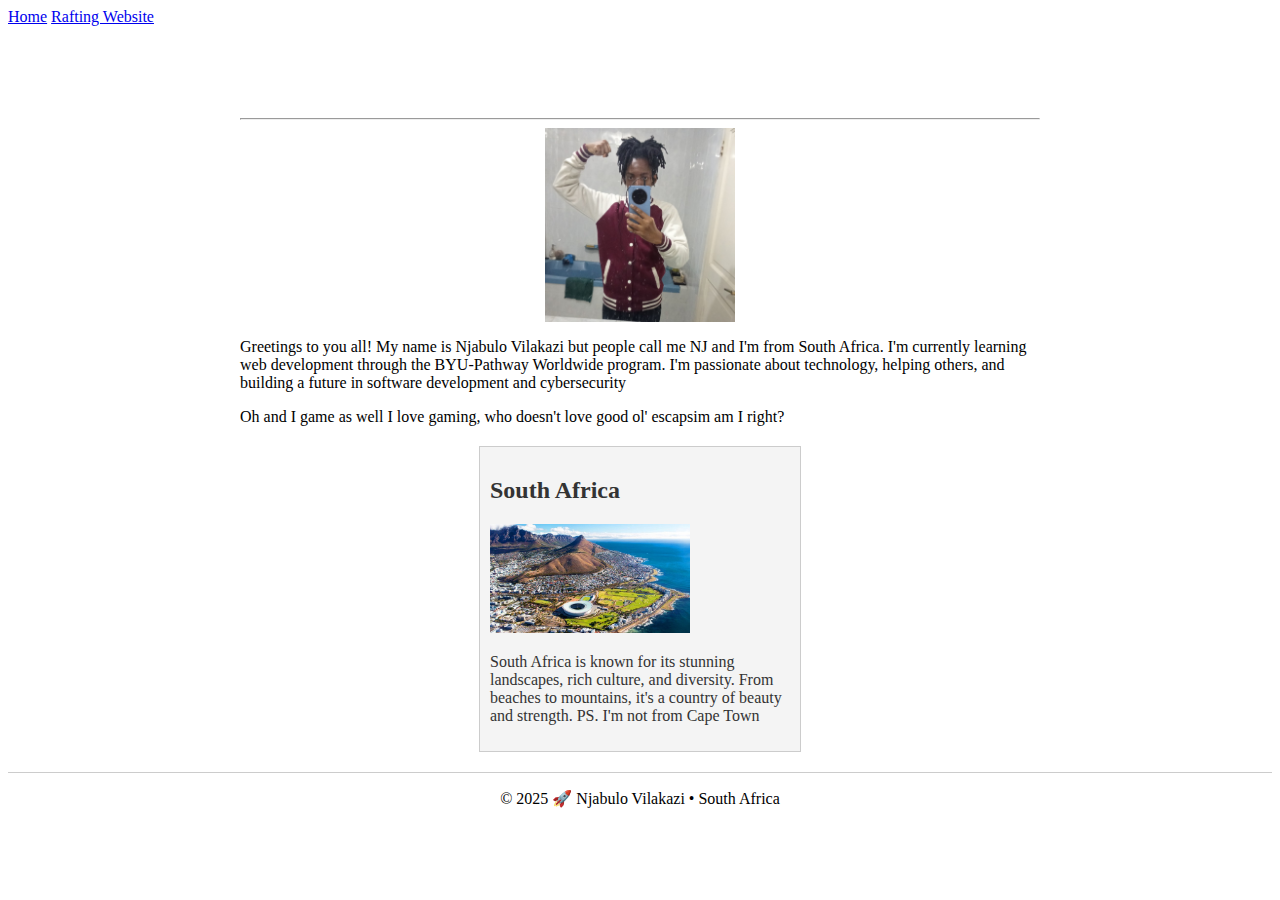
<file: index.html>
<!DOCTYPE html>
<html lang="en-us">
    <head>
    <meta charset="utf-8">
    <meta name="viewport" content="width=device-width, initial-scale=1.0">
    <meta name="description" content="Njabulo Vilakazi's WDD 130 home page. Learn about me, my web development journey, and projects.">
    <meta name="author" content="Njabulo Vilakazi">
    <title>Njabulo Vilakazi | WDD 130</title>
    <link rel="stylesheet" href="styles.css">
    </head>
    <body>

         <header>
      <nav>
        <a href="#">Home</a>
        <a href="wwr/">Rafting Website</a>
      </nav>
    </header>
    <main>
      <marquee behavior="scroll" direction="left" scrollamount="6">
      <h1>Njabulo Vilakazi | WDD 130</h1>
      </marquee>
      <hr>
      <img src="images/profile.jpg" alt="HEY THAT'S MEEEE" width="200">
      <p>Greetings to you all! My name is Njabulo Vilakazi but people call me NJ and I'm from South Africa.
      I'm currently learning web development through the BYU-Pathway Worldwide program.
      I'm passionate about technology, helping others, and building a future in software development and cybersecurity
      <p>Oh and I game as well I love gaming, who doesn't love good ol' escapsim am I right?</p>
    </main>
    <aside>
    <h2>South Africa</h2>
    <img src="images/Cape-Town.jpg" alt="A landscape representing Cape Town, South Africa">
    <p>South Africa is known for its stunning landscapes, rich culture, and diversity. From beaches to mountains, it's a country of beauty and strength. PS. I'm not from Cape Town</p>
   </aside>
    <footer>
      <p>&copy; 2025 🚀 Njabulo Vilakazi • South Africa</p>
    </footer>
    </body>
</html>
</file>
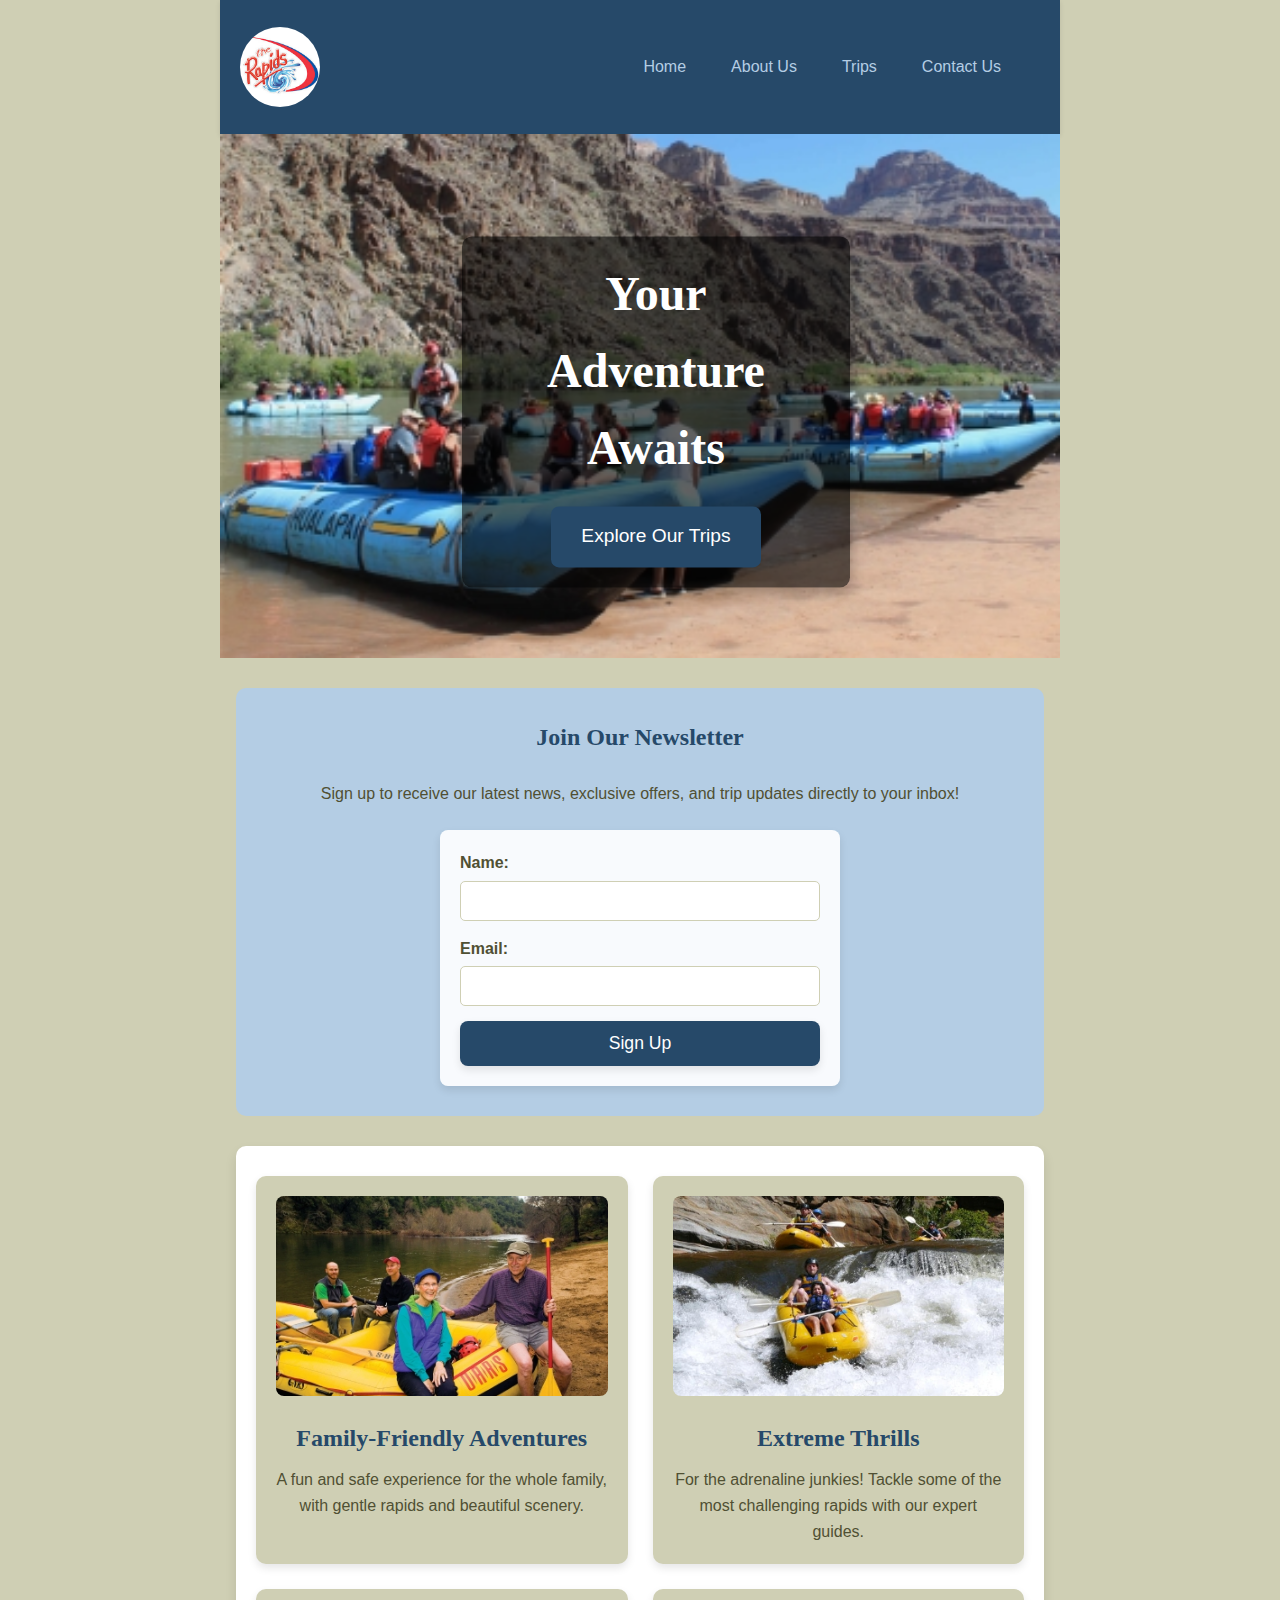
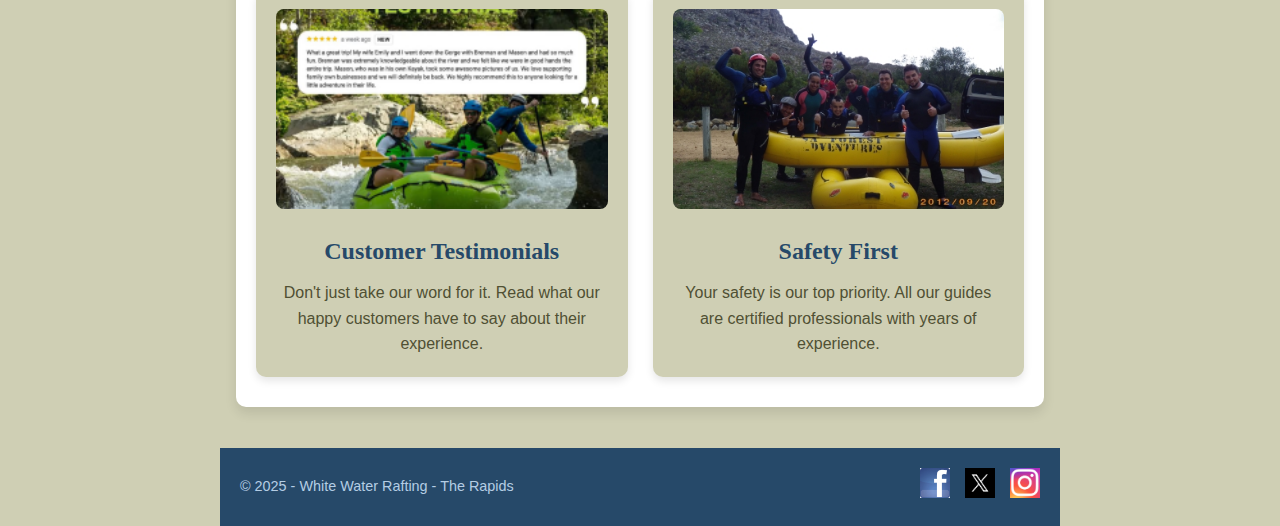
<file: wwr/index.html>
<!DOCTYPE html>
<html lang="en-us">

<head>
    <meta charset="UTF-8">
    <meta name="viewport" content="width=device-width, initial-scale=1.0">
    
    <meta name="description" content="White Water Rafting company homepage. Book your adventure, sign up for our newsletter, and explore our trips.">
    <title>White Water Rafting - Home</title>
   
    <link rel="stylesheet" href="styles/rafting.css">
</head>

<body>
    <header>
      
        <img src="images/the-rapids-logo.jpg" alt="White Water Rafting Logo">
        <nav>
            <a href="index.html">Home</a>
            <a href="about.html">About Us</a>
            <a href="trips.html">Trips</a>
            <a href="contact.html">Contact Us</a>
        </nav>
    </header>

    <main>
        
        <div id="hero">
            <div id="hero-box">
                <!-- This image will serve as the background for the hero section -->
                <img id="hero-img" src="images/hero-9.jpg" alt="People enjoying white water rafting">
            </div>
            <section id="hero-msg">
                <h1 class="home-title">Your Adventure Awaits</h1>
                <div class="button-box">
                    <!-- Call to action button linking to the trips page -->
                    <a class="book" href="trips.html">Explore Our Trips</a>
                </div>
            </section>
        </div>

        <!-- Newsletter Section -->
        <section class="newsletter-section">
            <h2>Join Our Newsletter</h2>
            <p>Sign up to receive our latest news, exclusive offers, and trip updates directly to your inbox!</p>
            <form action="#" method="post" class="newsletter-form">
                <div class="form-group">
                    <label for="name">Name:</label>
                    <input type="text" id="name" name="name" required>
                </div>
                <div class="form-group">
                    <label for="email">Email:</label>
                    <input type="email" id="email" name="email" required>
                </div>
                <button type="submit">Sign Up</button>
            </form>
        </section>

        
        <section class="home-grid">
            <div class="grid-item">
                <img src="images/happy-old-people.jpg" alt="Rafting Trip 1">
                <h3>Family-Friendly Adventures</h3>
                <p>A fun and safe experience for the whole family, with gentle rapids and beautiful scenery.</p>
            </div>
            <div class="grid-item">
                <img src="images/thrilled-rides.jpg" alt="Rafting Trip 2">
                <h3>Extreme Thrills</h3>
                <p>For the adrenaline junkies! Tackle some of the most challenging rapids with our expert guides.</p>
            </div>
            <div class="grid-item">
                <img src="images/testimonial.png" alt="Happy Customer">
                <h3>Customer Testimonials</h3>
                <p>Don't just take our word for it. Read what our happy customers have to say about their experience.</p>
            </div>
            <div class="grid-item">
                <img src="images/safety_crew.jpg" alt="Safety Briefing">
                <h3>Safety First</h3>
                <p>Your safety is our top priority. All our guides are certified professionals with years of experience.</p>
            </div>
        </section>

    </main>

    <footer>
        <p>© 2025 - White Water Rafting - The Rapids</p>
        <div class="socialmedia">
            <a href="https://facebook.com">
                <img src="images/facebook-icon.jpg" alt="Facebook icon">
            </a>
            <a href="https://twitter.com">
                <img src="images/x-aka-twitter-icon.jpg" alt="X icon">
            </a>
            <a href="https://instagram.com">
                <img src="images/instagram_icon.jpg" alt="Instagram icon">
            </a>
        </div>
    </footer>
</body>

</html>
</file>
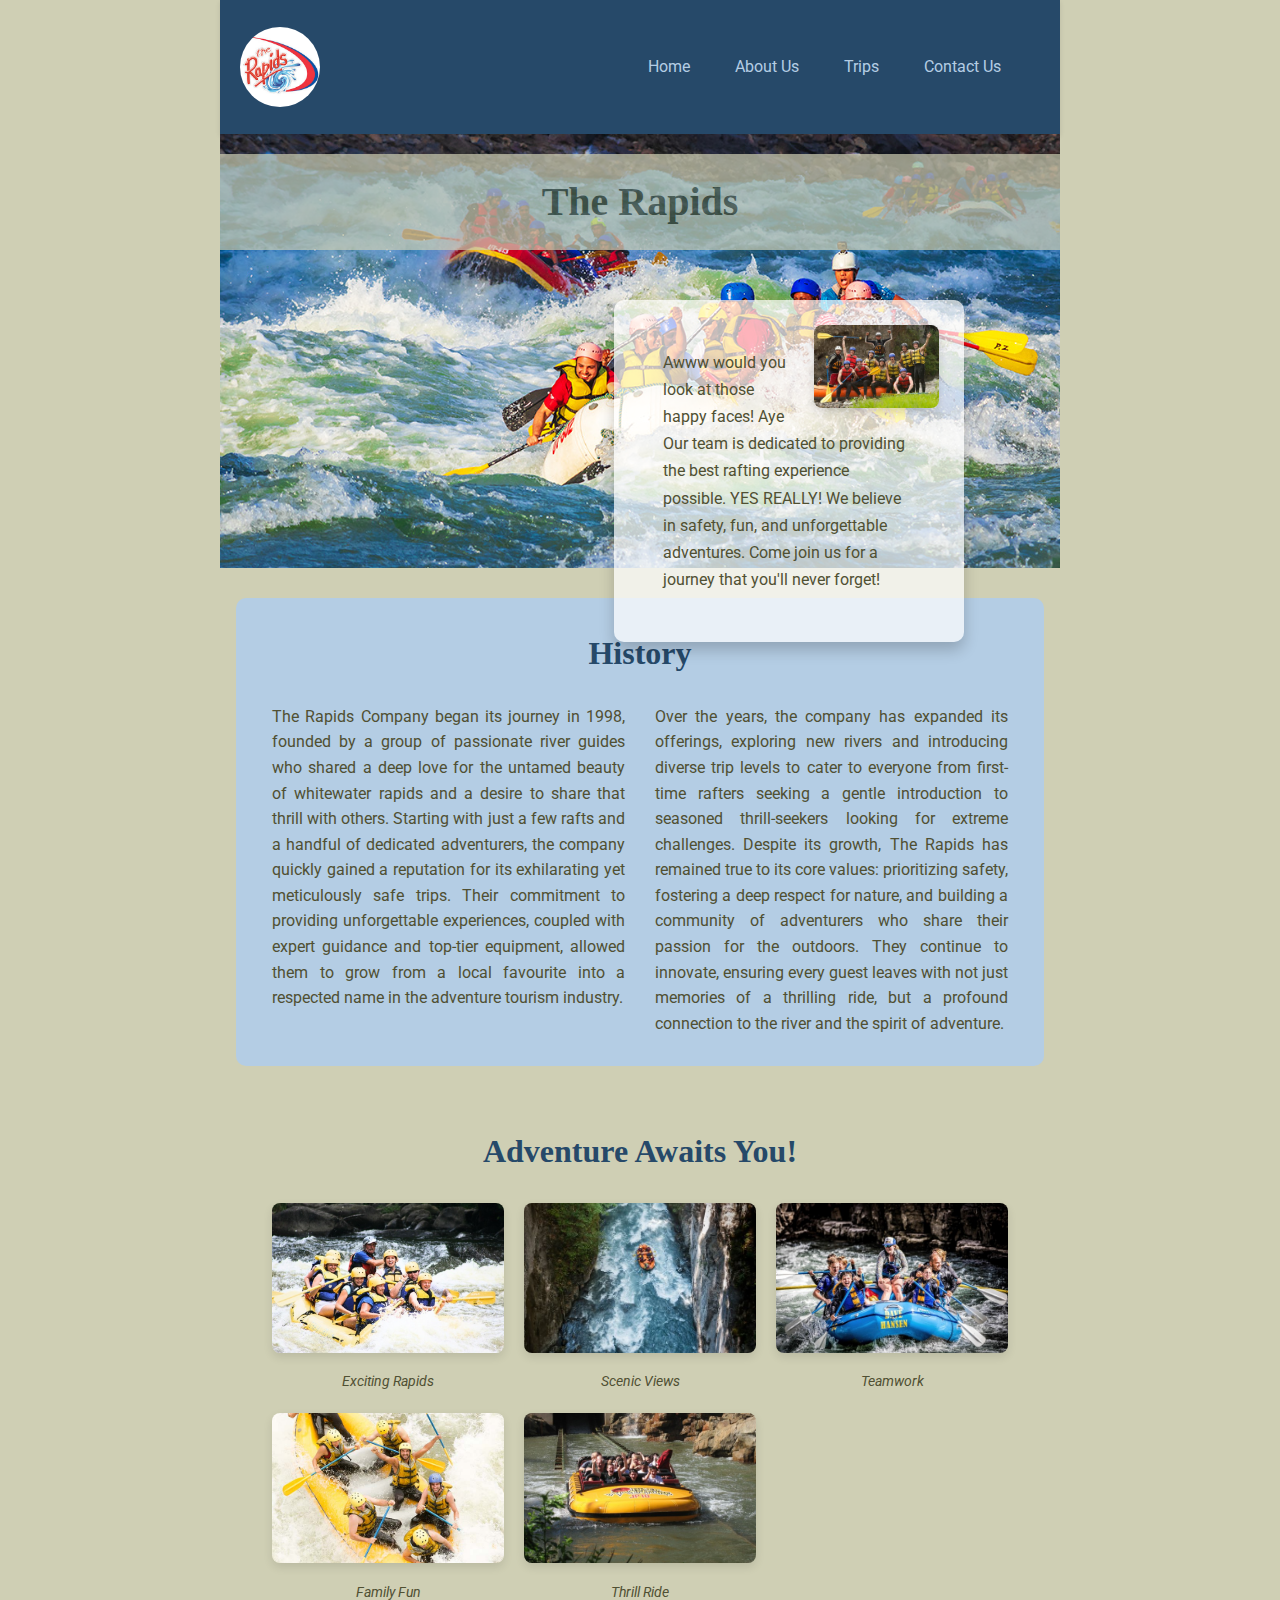
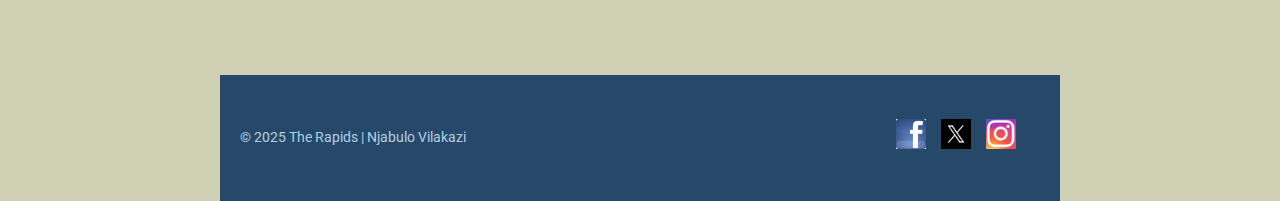
<file: wwr/about.html>
<!DOCTYPE html>
<html lang="en-us">
<head>
    <meta charset="utf-8">
    <meta name="viewport" content="width=device-width, initial-scale=1.0">
    <meta name="description" content="Learn about White Water Rafting Company's history, mission, and exciting adventures.">
    <meta name="author" content="Njabulo Vilakazi">
    <title>About Us | The Rapids</title>

    <!-- Google Fonts Links - Using Georgia for headings and Roboto for body text as per site plan -->
    <link rel="preconnect" href="https://fonts.googleapis.com">
    <link rel="preconnect" href="https://fonts.gstatic.com" crossorigin>
    <link href="https://fonts.googleapis.com/css2?family=Georgia&family=Roboto:wght@400;700&display=swap" rel="stylesheet">

    <!-- Linking the rafting.css stylesheet -->
    <link rel="stylesheet" href="styles/rafting.css">
</head>
<body>
    <header>
        <!-- Company Logo -->
        <img src="images/the-rapids-logo.jpg" alt="Rafting Company Logo">
        
        <nav>
            <a href="index.html">Home</a>
            <a href="about.html">About Us</a>
            <a href="trips.html">Trips</a>
            <a href="contact.html">Contact Us</a>
        </nav>
    </header>

    <main>  
        
        <div class="hero">
            <!-- Hero background image -->
            <img src="images/hero.jpg" alt="People rafting on a river">
            
            <!-- Main Title overlaid on the hero image -->
            <h1>The Rapids</h1>
            
            <!-- Article overlaid on the hero image, containing a smaller image and text -->
            <article>
                <!-- Smaller image within the article -->
                <img src="images/happy-people.jpg" alt="Bunch of smiling people">
                <p>
                    Awww would you look at those happy faces! Aye Our team is dedicated to providing the best rafting experience possible. YES REALLY!
                    We believe in safety, fun, and unforgettable adventures. Come join us for a journey that you'll never forget!
                </p>
            </article>
        </div>

        <!-- History Section - Explains company history -->
        <section class="history-section">
            <h2>History</h2>
            
            <div class="history-content">
                <p>
                    The Rapids Company began its journey in 1998, founded by a group of passionate river guides who shared a deep love for the untamed beauty of whitewater rapids and a desire to share that thrill with others. 
                    Starting with just a few rafts and a handful of dedicated adventurers, the company quickly gained a reputation for its exhilarating yet meticulously safe trips.
                     Their commitment to providing unforgettable experiences, coupled with expert guidance and top-tier equipment, allowed them to grow from a local favourite into a respected name in the adventure tourism industry.
                </p>
                <p>
                   Over the years, the company has expanded its offerings, exploring new rivers and introducing diverse trip levels to cater to everyone from first-time rafters seeking a gentle introduction to seasoned thrill-seekers looking for extreme challenges. 
                   Despite its growth, The Rapids has remained true to its core values: prioritizing safety, fostering a deep respect for nature, and building a community of adventurers who share their passion for the outdoors. 
                   They continue to innovate, ensuring every guest leaves with not just memories of a thrilling ride, but a profound connection to the river and the spirit of adventure.
                </p>
            </div>
        </section>

        <!-- Adventure Awaits You Section - Showcases the awesome rafting images -->
        <section class="adventure-section">
            <h2>Adventure Awaits You!</h2>
            <div class="adventure-images">
                <!-- Five rafting images with captions -->
                <figure>
                    
                    <img src="images/exciting_rapids.jpg" alt="Rafting adventure 1">
                    <figcaption>Exciting Rapids</figcaption>
                </figure>
                <figure>
                    
                    <img src="images/rafting-view.jpg" alt="Rafting adventure 2">
                    <figcaption>Scenic Views</figcaption>
                </figure>
                <figure>
                   
                    <img src="images/teamwork.jpg" alt="Rafting adventure 3">
                    <figcaption>Teamwork</figcaption>
                </figure>
                <figure>
                    
                    <img src="images/family.jpg" alt="Rafting adventure 4">
                    <figcaption>Family Fun</figcaption>
                </figure>
                <figure>
                    
                    <img src="images/trill_rides.jpg" alt="Rafting adventure 5">
                    <figcaption>Thrill Ride</figcaption>
                </figure>
            </div>
        </section>
    </main>

    <footer>
       
        <p>&copy; 2025 The Rapids | Njabulo Vilakazi</p>
        
        <!-- Social Media Navigation -->
        <nav class="socialmedia">
           
            <a href="https://facebook.com" target="_blank">
                <img src="images/facebook-icon.jpg" alt="Facebook icon">
            </a>
            <a href="https://X.com" target="_blank">
              <!-- FYI X is a stupid name Elon Musk, get some help. -->
                <img src="images/x-icon.jpg" alt="X icon">
            </a>
            <a href="https://instagram.com" target="_blank">
                <img src="images/instagram_icon.jpg" alt="Instagram icon">
            </a>
        </nav>
    </footer>
</body>
</html>
</file>
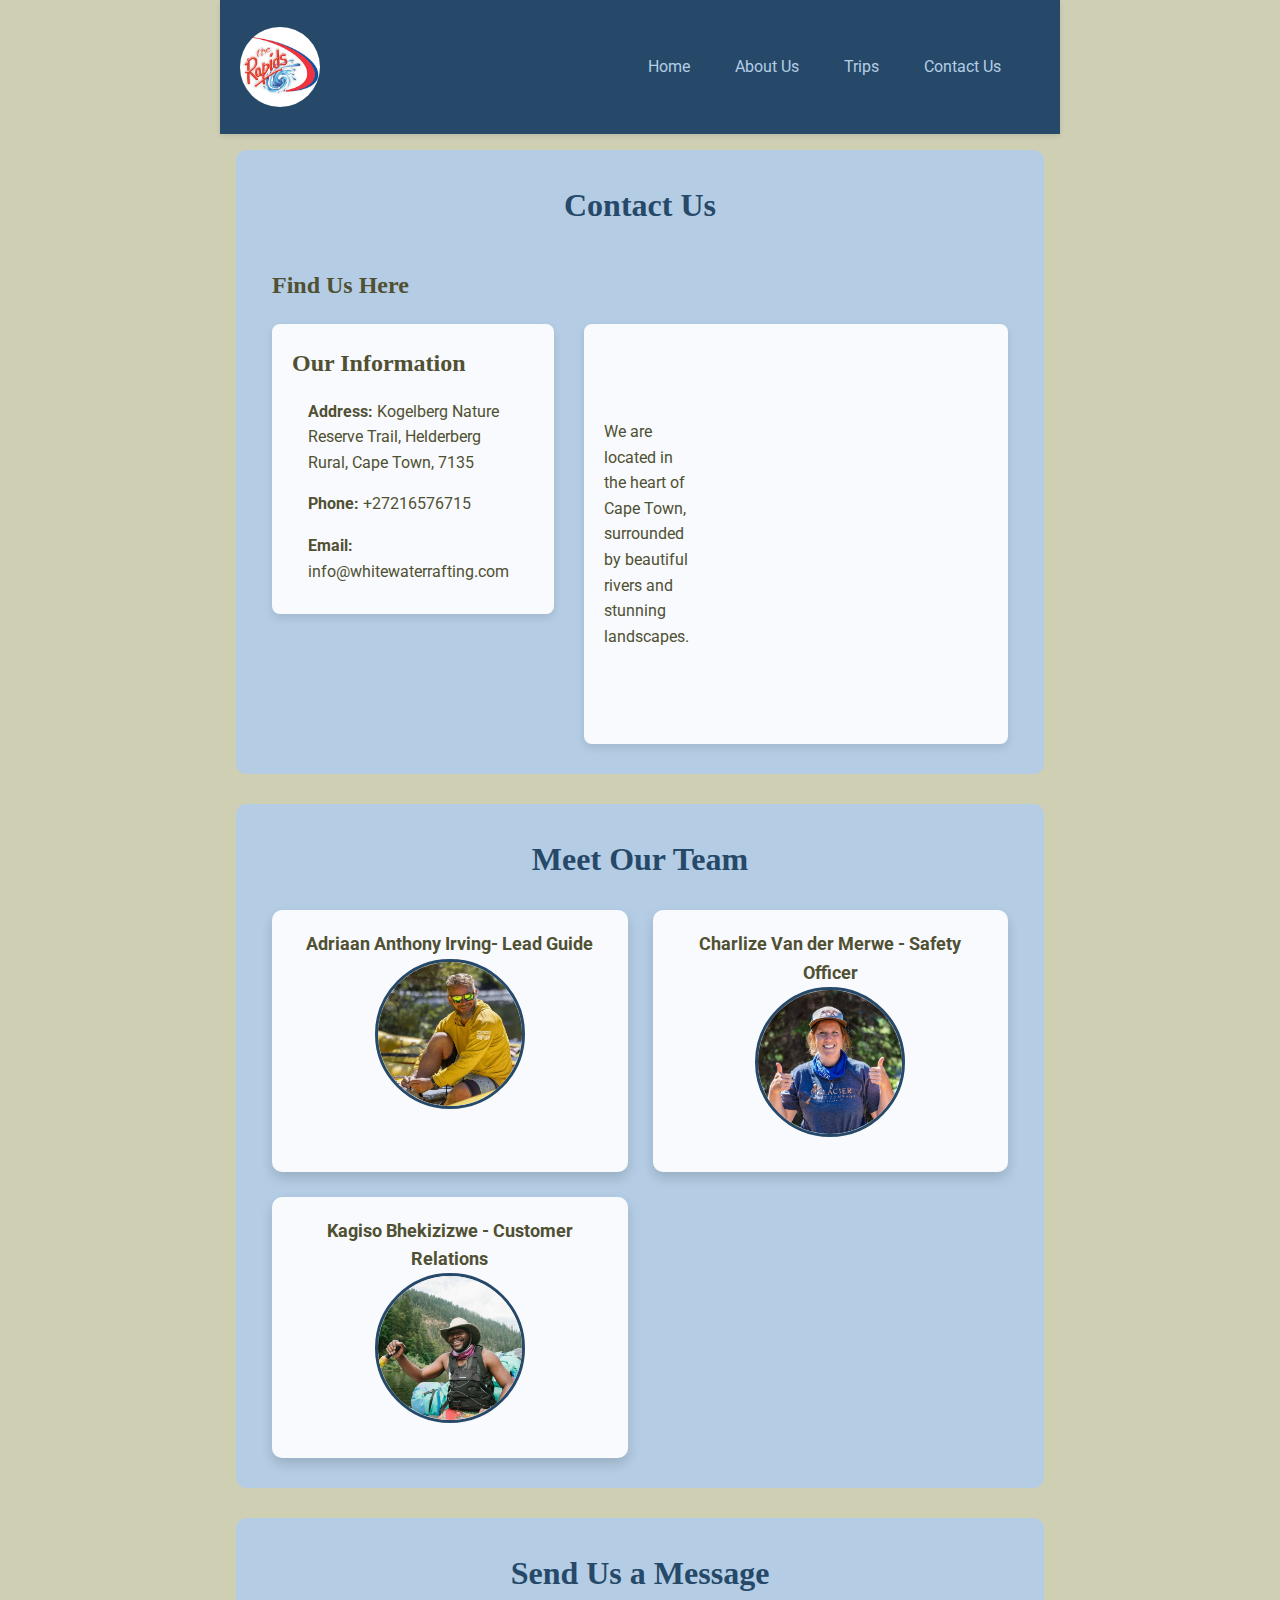
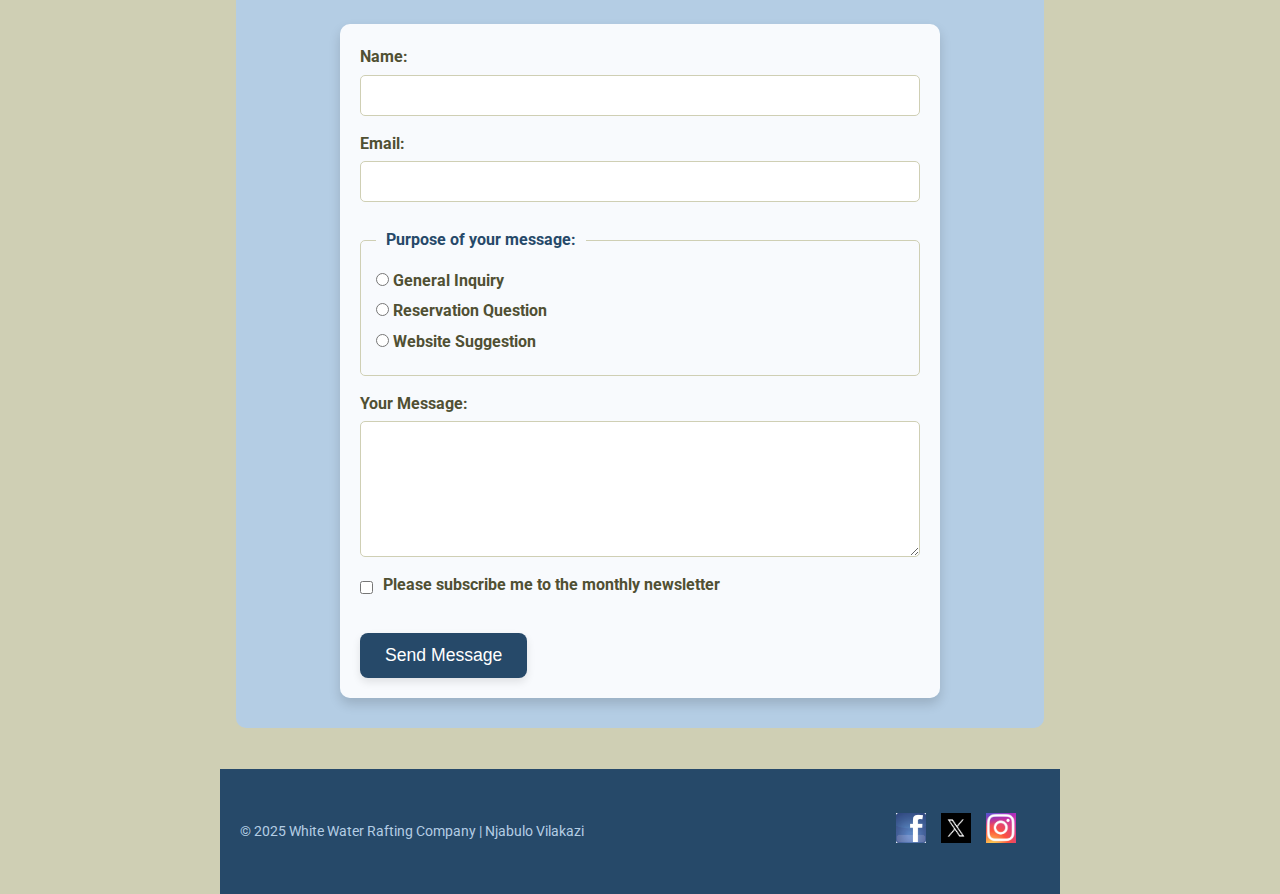
<file: wwr/contact.html>
<!DOCTYPE html>
<html lang="en-us">
<head>
    <meta charset="utf-8">
    <meta name="viewport" content="width=device-width, initial-scale=1.0">
    <meta name="description" content="Learn about White Water Rafting Company's history, mission, and exciting adventures.">
    <meta name="author" content="Njabulo Vilakazi">
    <title>Contact Us | White Water Rafting Company</title>

    <!-- Google Fonts Links - Using Georgia for headings and Roboto for body text as per site plan -->
    <link rel="preconnect" href="https://fonts.googleapis.com">
    <link rel="preconnect" href="https://fonts.gstatic.com" crossorigin>
    <link href="https://fonts.googleapis.com/css2?family=Georgia&family=Roboto:wght@400;700&display=swap" rel="stylesheet">

    <!-- Linking the rafting.css stylesheet -->
    <link rel="stylesheet" href="styles/rafting.css">
</head>
<body>
    <header>
        <!-- Company Logo -->
        <img src="images/the-rapids-logo.jpg" alt="White Water Rafting Company Logo">
        
        <nav>
            <a href="index.html">Home</a>
            <a href="about.html">About Us</a>
            <a href="trips.html">Trips</a>
            <a href="contact.html">Contact Us</a>
        </nav>
    </header>

    <main>  
        <!-- Contact Information and Map Section -->
        <section class="contact-info-map">
            <h1>Contact Us</h1>
            <h2 class="find-us">Find Us Here</h2>
            <div class="contact-grid">
                <div class="company-info">
                    <h2>Our Information</h2>
                    <p><strong>Address:</strong> Kogelberg Nature Reserve Trail, Helderberg Rural, Cape Town, 7135</p>
                    <p><strong>Phone:</strong> +27216576715</p>
                    <p><strong>Email:</strong> info@whitewaterrafting.com</p>
                </div>
                <div class="map-container">
                    <p>We are located in the heart of Cape Town, surrounded by beautiful rivers and stunning landscapes.</p>
                 <iframe src="https://www.google.com/maps/embed?pb=!1m18!1m12!1m3!1d3300.235982881581!2d18.836081000000004!3d-34.1914465!2m3!1f0!2f0!3f0!3m2!1i1024!2i768!4f13.1!3m3!1m2!1s0x1dcdcc94689186dd%3A0x5087f3a1d250f289!2sSteenbras%20River%20Gorge!5e0!3m2!1sen!2sza!4v1753962605638!5m2!1sen!2sza" 
                 width="600" height="450" allowfullscreen="" loading="lazy" referrerpolicy="no-referrer-when-downgrade">
                </iframe>
                </div>
            </div>
        </section>

        <!-- The "Happy" Employee Profiles Section -->
        <section class="employee-profiles">
            <h2>Meet Our Team</h2>
            <div class="employee-grid">
                <figure>
                     <figcaption>Adriaan Anthony Irving- Lead Guide</figcaption>
                    <img src="images/adriaan.jpg" alt="Employee Adriaan Anthony Irving">
                </figure>
                <figure>
                    <figcaption>Charlize Van der Merwe - Safety Officer</figcaption>
                    <img src="images/charlize.jpg" alt="Employee Charlize Van der Merwe">
                </figure>
                <figure>
                    <figcaption>Kagiso Bhekizizwe - Customer Relations</figcaption>
                    <img src="images/kagiso.jpg" alt="Employee Kagiso Bhekizizwe">
                </figure>
            </div>
        </section>

        <!-- Contact Form Section -->
        <section class="contact-form-section">
            <h2>Send Us a Message</h2>
            <form class="contact-form" action="submit_form.php" method="post">
                <div class="form-group">
                    <label for="user_name">Name:</label>
                    <input type="text" id="user_name" name="user_name" required>
                </div>
                <div class="form-group">
                    <label for="user_email">Email:</label>
                    <input type="email" id="user_email" name="user_email" required>
                </div>
                <fieldset class="form-group">
                    <legend>Purpose of your message:</legend>
                    <label><input type="radio" id="general_inquiry" name="message_purpose" value="general_inquiry" required> General Inquiry</label>
                    <label><input type="radio" id="reservation_question" name="message_purpose" value="reservation_question"> Reservation Question</label>
                    <label><input type="radio" id="website_suggestion" name="message_purpose" value="website_suggestion"> Website Suggestion</label>
                </fieldset>
                <div class="form-group">
                    <label for="message">Your Message:</label>
                    <textarea id="message" name="message" rows="6" required></textarea>
                </div>
                <div class="form-group checkbox-group">
                    <input type="checkbox" id="newsletter_subscribe" name="newsletter_subscribe">
                    <label for="newsletter_subscribe">Please subscribe me to the monthly newsletter</label>
                </div>
                <button type="submit">Send Message</button>
            </form>
        </section>
    </main>

    <footer>
       
        <p>&copy; 2025 White Water Rafting Company | Njabulo Vilakazi</p>
        
        <!-- Social Media Navigation -->
        <nav class="socialmedia">
           
            <a href="https://facebook.com" target="_blank">
                <img src="images/facebook-icon.jpg" alt="Facebook icon">
            </a>
            <a href="https://X.com" target="_blank">
              <!-- FYI X is a stupid name Elon Musk, get some help. -->
                <img src="images/x-aka-twitter-icon.jpg" alt="X formely known as Twitter icon">
            </a>
            <a href="https://instagram.com" target="_blank">
                <img src="images/instagram_icon.jpg" alt="Instagram icon">
            </a>
        </nav>
    </footer>
</body>
</html>
</file>
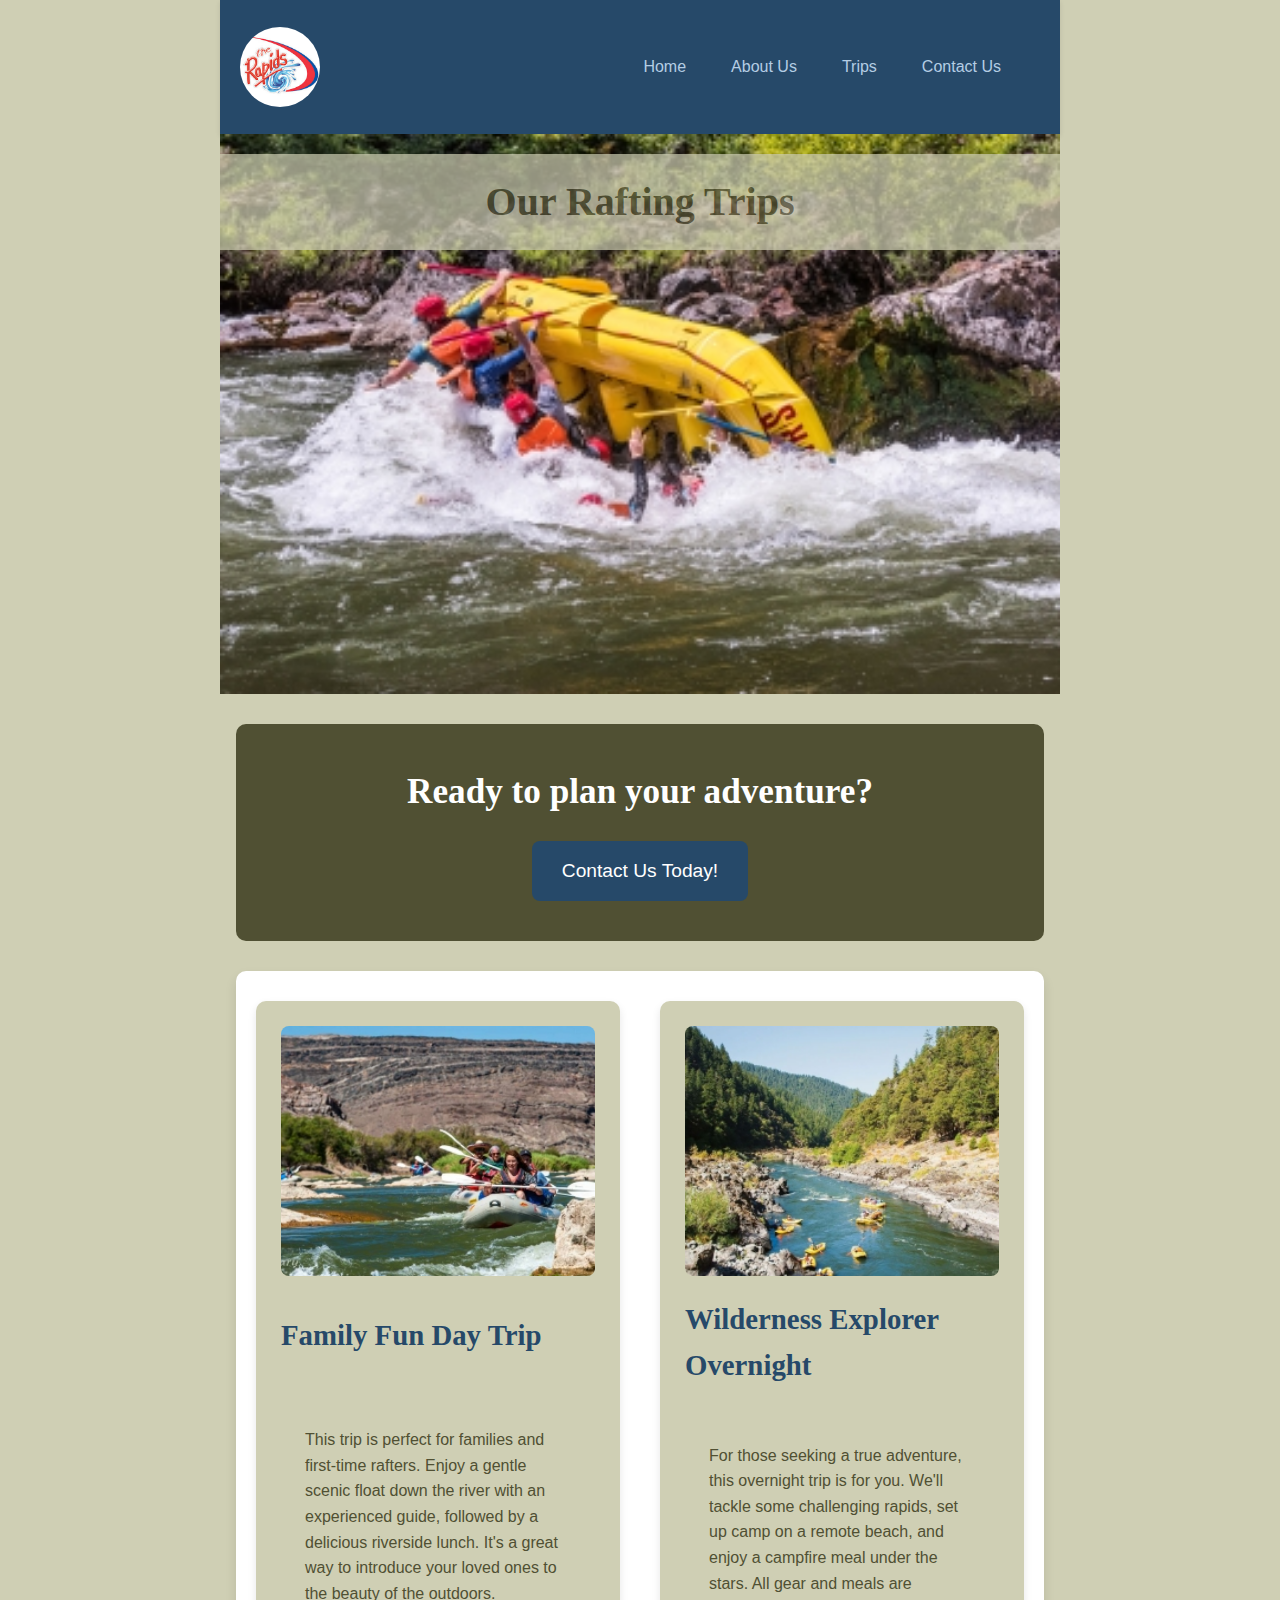
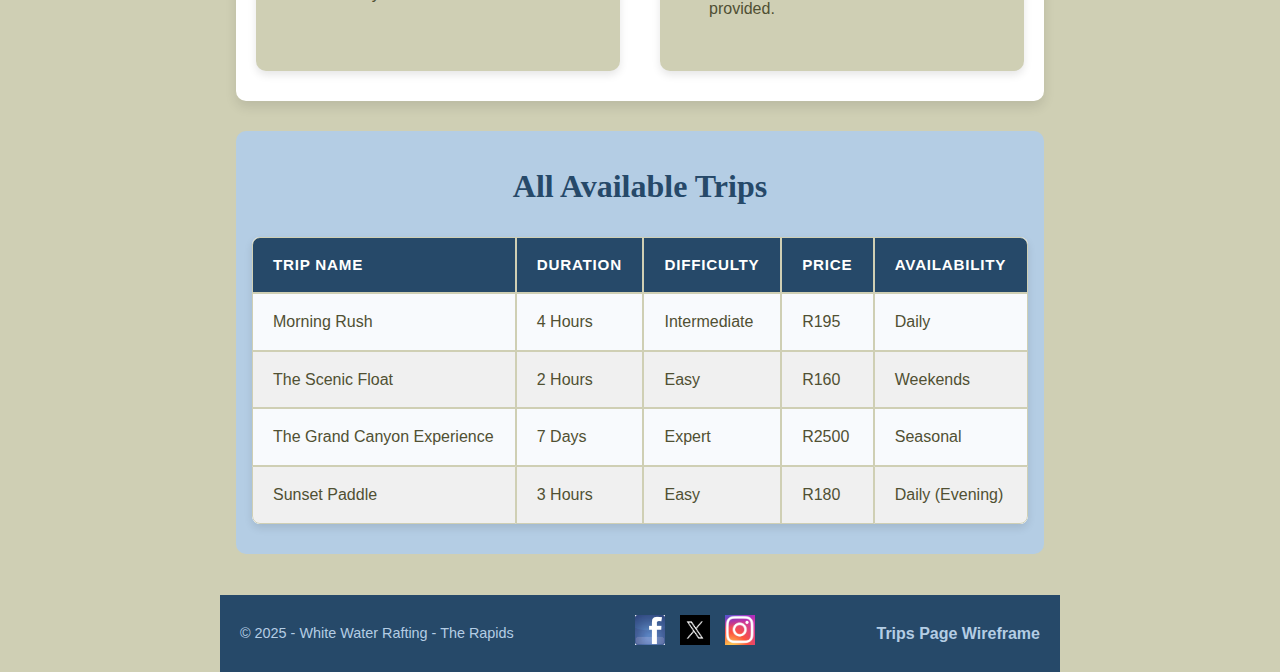
<file: wwr/trips.html>
<!DOCTYPE html>
<html lang="en-us">

<head>
    <meta charset="UTF-8">
    <meta name="viewport" content="width=device-width, initial-scale=1.0">
   
    <meta name="description" content="Explore our exciting white water rafting trips, from family-friendly adventures to extreme thrills.">
    <title>White Water Rafting - Trips</title>
   
    <link rel="stylesheet" href="styles/rafting.css">
</head>

<body>
    <header>
      
        <img src="images/the-rapids-logo.jpg" alt="White Water Rafting Logo">
        <nav>
            <a href="index.html">Home</a>
            <a href="about.html">About Us</a>
            <a href="trips.html">Trips</a>
            <a href="contact.html">Contact Us</a>
        </nav>
    </header>

    <main>
    
        <div class="hero">
            <img src="images/people-falling.jpg" alt="A river rafting of people falling">
            <h1>Our Rafting Trips</h1>
        </div>


        <section class="contact-cta">
            <h2>Ready to plan your adventure?</h2>
            <a href="contact.html" class="book">Contact Us Today!</a>
        </section>
        
        <section class="trip-descriptions">
            <div class="trip-card">
                <img src="images/family-river-rapids.jpg" alt="Family rafting trip">
                <h3>Family Fun Day Trip</h3>
                <p>This trip is perfect for families and first-time rafters. Enjoy a gentle scenic float down the river with an experienced guide, followed by a delicious riverside lunch. It's a great way to introduce your loved ones to the beauty of the outdoors.</p>
            </div>

            <div class="trip-card">
                <img src="images/beautiful-view.jpg" alt="Adventure rafting trip">
                <h3>Wilderness Explorer Overnight</h3>
                <p>For those seeking a true adventure, this overnight trip is for you. We'll tackle some challenging rapids, set up camp on a remote beach, and enjoy a campfire meal under the stars. All gear and meals are provided.</p>
            </div>
        </section>

        <section class="trips-table-section">
            <h2>All Available Trips</h2>
            <table class="trips-table">
                <thead>
                    <tr>
                        <th>Trip Name</th>
                        <th>Duration</th>
                        <th>Difficulty</th>
                        <th>Price</th>
                        <th>Availability</th>
                    </tr>
                </thead>
                <tbody>
                    <tr>
                        <td>Morning Rush</td>
                        <td>4 Hours</td>
                        <td>Intermediate</td>
                        <td>R195</td>
                        <td>Daily</td>
                    </tr>
                    <tr>
                        <td>The Scenic Float</td>
                        <td>2 Hours</td>
                        <td>Easy</td>
                        <td>R160</td>
                        <td>Weekends</td>
                    </tr>
                    <tr>
                        <td>The Grand Canyon Experience</td>
                        <td>7 Days</td>
                        <td>Expert</td>
                        <td>R2500</td>
                        <td>Seasonal</td>
                    </tr>
                    <tr>
                        <td>Sunset Paddle</td>
                        <td>3 Hours</td>
                        <td>Easy</td>
                        <td>R180</td>
                        <td>Daily (Evening)</td>
                    </tr>
                </tbody>
            </table>
        </section>

    </main>

    <footer>
        <p>© 2025 - White Water Rafting - The Rapids</p>
        <div class="socialmedia">
            <a href="https://facebook.com">
                <img src="images/facebook-icon.jpg" alt="Facebook icon">
            </a>
            <a href="https://twitter.com">
                <img src="images/x-aka-twitter-icon.jpg" alt="X icon">
            </a>
            <a href="https://instagram.com">
                <img src="images/instagram_icon.jpg" alt="Instagram icon">
            </a>
        </div>
        <a href="https://app.moqups.com/jFixZsaIttDUgRTUHnr5QUXMS18kKsY9/view/page/a6c9f8563">Trips Page Wireframe</a>
    </footer>
</body>

</html>
</file>
<file: styles.css>
main {
  max-width: 800px;
  margin: 0 auto;
}

main img {
  width: 190px;
  height: auto;
  margin: auto;
  display: block;
}

h1 {
  text-align: center;
}

aside {
  width: 300px;
  margin: 20px auto;
  border: 1px solid #ccc;
  padding: 10px;
  background-color: #f4f4f4;
  color: #333;
}

aside img {
  width: 200px;
  height: auto;
}

p {
  padding: 0;
}

footer {
  margin-top: 20px;
  border-top: 1px solid #ccc;
  text-align: center;
}
</file>
<file: wwr/styles/rafting.css>
/* CSS Variables - Defined in :root as per instructions, using colors from your site plan */
:root {
    --primary-color: #505033; /* Dark Browns (And who says brown is ugly?) */
    --secondary-color: #264969; /* Inition Dye (Aye looks fiiinnneee)*/
    --accent1-color: #CFCFB4; /* Light Beige/Tan (Very fitting)*/
    --accent2-color: #B4CDE4; /* Columbia Blue (Sexy colour) */

    --heading-font: 'Georgia', serif;
    --text-font: 'Roboto', sans-serif;
}

/* Universal Box-Sizing Reset - As per instructions */
* {
    margin: 0;
    padding: 0;
    box-sizing: border-box;
}

/* Body Styles - Font and text color for the entire document */
body {
    background-color: var(--accent1-color); /* Light Beige/Tan  White is boring*/
    font-family: var(--text-font);
    color: var(--primary-color); 
    line-height: 1.6; 
}

/* Limit Page Width and Center Content - For header, main, and footer */
header, main, footer {
    width: 840px; 
    margin: 0 auto; 
}

/* Heading Styles - Apply heading font and color */
h1, h2, h3, h4, h5, h6 {
    font-family: var(--heading-font);
    color: var(--primary-color);
    margin-bottom: 10px; 
}

/* Basic Margin and Padding for common elements */
nav, p, section, article {
    margin: 16px;
    padding: 8px;
}

/* Header Specific Styles - UPDATED for W04: Using CSS Grid */
header {
    display: grid; /* Changed from flex to grid for better alignment */
    grid-template-columns: 80px 1fr; /* 80px for logo, 1fr for nav */
    align-items: center; /* Vertically aligns items in the center */
    padding: 20px;
    background-color: var(--secondary-color); /* Example background for header */
    box-shadow: 0 2px 5px rgba(0,0,0,0.1); /* Subtle shadow */
}

header img {
    width: 80px; /* Adjust logo size CRUCIAL */
    height: auto;
    border-radius: 50%; /* Make logo rounded like my head if desired */
    grid-column: 1 / 2;
}

header nav {
    display: flex; /* Use flexbox for navigation links */
    justify-content: flex-end; /* Pushes nav links to the right */
    gap: 15px; /* Space between nav links */
    grid-column: 2 / 3;
}

header nav a {
    text-decoration: none; /* Remove underline from nav links */
    color: var(--accent2-color); /* Colour for navigation links */
    padding: 10px 15px;
    transition: background-color 0.3s ease; /* Sexy Smooth transition on hover */
    border-radius: 5px;
}

header nav a:hover {
    background-color: var(--primary-color);
    color: #fff;
}

/* Hero Section Styling - VERY Crucial for overlay effect (from about.html) */
.hero {
    position: relative; /* Parent for absolute positioning of h1 and article */
    margin-bottom: 30px; /* Space below the hero section */
}

.hero img { /* The main background image of the hero section */
    display: block;
    width: 100%; /* Image fills the entire width of its container */
    height: auto; 
    object-fit: cover; 
    max-height: 600px; /* Limit height for aesthetic purposes cause I'm corny */
}

.hero h1 {
    position: absolute;
    top: 20px; 
    width: 100%; 
    padding: 16px;
    text-align: center;
    opacity: 0.7;
    background-color: var(--accent1-color); 
    color: var(--primary-color); 
    font-size: 2.5em; 
}

.hero article { 
    position: absolute; 
    top: 150px; 
    right: 80px; 
    width: 90%; 
    max-width: 350px;
    background-color: rgba(255, 255, 255, 0.7); 
    padding: 25px;
    border-radius: 10px; 
    box-shadow: 0 8px 15px rgba(0,0,0,0.2); 
    text-align: left;
    line-height: 1.7;
}

.hero article img { 
    float: right; 
    width: 125px; 
    height: auto;
    margin-left: 20px; 
    margin-bottom: 10px; 
    border-radius: 8px; 
    box-shadow: 0 4px 8px rgba(0,0,0,0.15); 
}

/* History Section Styles (from about.html) */
.history-section {
    padding: 30px 16px; 
    background-color: var(--accent2-color); 
    border-radius: 10px;
    margin-bottom: 30px;
}

.history-section h2 {
    text-align: center;
    margin-bottom: 25px;
    font-size: 2em;
    color: var(--secondary-color);
}

.history-content {
    display: flex; 
    gap: 30px; 
    padding: 0 20px;
}

.history-content p {
    flex: 1; 
    margin: 0; 
    padding: 0; 
    text-align: justify; 
}

/* Adventure Awaits You Section Styles (from about.html) */
.adventure-section {
    padding: 30px 16px;
    margin-bottom: 30px;
}

.adventure-section h2 {
    text-align: center;
    margin-bottom: 25px;
    font-size: 2em;
    color: var(--secondary-color);
}

.adventure-images {
    display: grid; 
    grid-template-columns: repeat(auto-fit, minmax(180px, 1fr)); 
    gap: 20px; 
    padding: 0 20px;
}

.adventure-images figure {
    margin: 0; 
    text-align: center;
}

.adventure-images img {
    width: 100%; 
    height: 150px; 
    object-fit: cover; 
    border-radius: 8px;
    box-shadow: 0 4px 10px rgba(0,0,0,0.1);
    transition: transform 0.3s ease;
}

.adventure-images img:hover {
    transform: scale(1.05); 
}

.adventure-images figcaption {
    margin-top: 10px;
    font-size: 0.9em;
    color: var(--primary-color);
    font-style: italic;
}

/* --- W05 Contact Us Page Specific Styles --- */

/* General Section Styling for Contact Page */
.contact-info-map,
.employee-profiles,
.contact-form-section {
    padding: 30px 16px;
    margin-bottom: 30px;
    background-color: var(--accent2-color);
    border-radius: 10px;
}

.contact-info-map h1,
.employee-profiles h2,
.contact-form-section h2 {
    text-align: center;
    margin-bottom: 25px;
    font-size: 2em;
    color: var(--secondary-color);
}

/* NEW CSS RULE FOR "FIND US HERE" HEADING */
h2.find-us {
    text-align: left; /* Aligns the heading to the left */
    margin-left: 10px; /* Adjusts the left margin for slight movement */
    padding: 10px;
    color: var(--primary-color);
}

/* Contact Info and Map Grid */
.contact-grid {
    display: grid;
    grid-template-columns: 1fr 1.5fr;
    gap: 30px;
    align-items: start;
    padding: 0 20px;
}

.company-info {
    padding: 20px;
    background-color: rgba(255, 255, 255, 0.9);
    border-radius: 8px;
    box-shadow: 0 4px 8px rgba(0,0,0,0.1);
}

.company-info h2 {
    text-align: left;
    margin-bottom: 15px;
    font-size: 1.5em;
    color: var(--primary-color);
}

.company-info p {
    margin-bottom: 10px;
    padding: 0;
}

.map-container {
    padding: 10px;
    background-color: rgba(255, 255, 255, 0.9);
    border-radius: 8px;
    box-shadow: 0 4px 8px rgba(0,0,0,0.1);
    display: flex;
    justify-content: center;
    align-items: center;
}

.map-container iframe {
    width: 100%;
    height: 400px;
    border: none;
    border-radius: 5px;
}

/* Employee Profiles Grid */
.employee-grid {
    display: grid;
    grid-template-columns: repeat(auto-fit, minmax(250px, 1fr));
    gap: 25px;
    padding: 0 20px;
}

.employee-grid figure {
    margin: 0;
    text-align: center;
    background-color: rgba(255, 255, 255, 0.9);
    padding: 20px;
    border-radius: 10px;
    box-shadow: 0 6px 12px rgba(0,0,0,0.15);
    transition: transform 0.3s ease;
}

.employee-grid figure:hover {
    transform: translateY(-5px);
}

/* *** FIX FOR EMPLOYEE IMAGE SIZE *** */
.employee-grid img {
    width: 150px; 
    height: 150px; 
    object-fit: cover; 
    display: block;
    margin: 0 auto 15px auto;
    border-radius: 50%;
    border: 3px solid var(--secondary-color);
}

.employee-grid figcaption {
    font-size: 1.1em;
    font-weight: bold;
    color: var(--primary-color);
}

/* Contact Form Styles */
.contact-form {
    display: flex;
    flex-direction: column;
    gap: 15px;
    padding: 20px;
    background-color: rgba(255, 255, 255, 0.9);
    border-radius: 10px;
    box-shadow: 0 6px 12px rgba(0,0,0,0.15);
    max-width: 600px;
    margin: 0 auto;
}

.form-group {
    display: flex;
    flex-direction: column;
}

.form-group label {
    margin-bottom: 5px;
    font-weight: bold;
    color: var(--primary-color);
}

.contact-form input[type="text"],
.contact-form input[type="email"],
.contact-form textarea {
    padding: 10px;
    border: 1px solid var(--accent1-color);
    border-radius: 5px;
    font-family: var(--text-font);
    font-size: 1em;
}

.contact-form textarea {
    resize: vertical;
}

fieldset {
    border: 1px solid var(--accent1-color);
    border-radius: 5px;
    padding: 15px;
    margin-top: 10px;
}

legend {
    font-weight: bold;
    color: var(--secondary-color);
    padding: 0 10px;
}

fieldset label {
    display: block;
    margin-bottom: 8px;
    font-weight: normal;
}

.checkbox-group {
    flex-direction: row;
    align-items: center;
    gap: 10px;
}

.contact-form button {
    background-color: var(--secondary-color);
    color: #fff;
    padding: 12px 25px;
    border: none;
    border-radius: 8px;
    font-size: 1.1em;
    cursor: pointer;
    transition: background-color 0.3s ease, transform 0.2s ease;
    align-self: flex-start;
    margin-top: 15px;
    box-shadow: 0 4px 8px rgba(0,0,0,0.1);
}

.contact-form button:hover {
    background-color: var(--primary-color);
    transform: translateY(-2px);
}

/* --- W06 Home Page Specific Styles --- */
#hero {
    position: relative;
    margin-bottom: 30px;
    overflow: hidden; /* Ensures image does not overflow on resize */
}

#hero-box {
    width: 100%;
    height: 100%; /* Important to make the box fill the hero area */
}

#hero-img {
    width: 100%;
    height: auto;
    object-fit: cover; /* Ensures image covers the area, cropping if necessary */
    display: block; /* Removes extra space below image */
}

#hero-msg {
    position: absolute;
    top: 50%; /* Center vertically */
    left: 50%; /* Center horizontally */
    transform: translate(-50%, -50%); /* Adjust for perfect centering */
    text-align: center;
    color: #fff; /* White text for contrast on dark image */
    padding: 20px 40px;
    background-color: rgba(0, 0, 0, 0.6); /* Semi-transparent dark background */
    border-radius: 10px;
    box-shadow: 0 5px 15px rgba(0,0,0,0.3);
}

.home-title {
    font-size: 3em;
    color: #fff; /* White title text */
    margin-bottom: 20px;
}

.button-box {
    margin-top: 20px;
}

.book {
    background-color: var(--secondary-color);
    color: #fff;
    text-decoration: none;
    padding: 15px 30px;
    border-radius: 8px;
    font-size: 1.2em;
    transition: background-color 0.3s ease, transform 0.2s ease;
    display: inline-block; /* Allows padding and transitions */
}

.book:hover {
    background-color: var(--primary-color);
    transform: scale(1.05);
}

/* Newsletter Section */
.newsletter-section {
    padding: 30px 16px;
    margin-bottom: 30px;
    background-color: var(--accent2-color);
    border-radius: 10px;
    text-align: center;
}

.newsletter-section h2 {
    color: var(--secondary-color);
    margin-bottom: 15px;
}

.newsletter-form {
    display: flex;
    flex-direction: column;
    gap: 15px;
    max-width: 400px;
    margin: 0 auto;
    padding: 20px;
    background-color: rgba(255, 255, 255, 0.9);
    border-radius: 8px;
    box-shadow: 0 4px 8px rgba(0,0,0,0.1);
}

.newsletter-form .form-group {
    display: flex;
    flex-direction: column;
}

.newsletter-form label {
    text-align: left;
    margin-bottom: 5px;
    font-weight: bold;
    color: var(--primary-color);
}

.newsletter-form input[type="text"],
.newsletter-form input[type="email"] {
    padding: 10px;
    border: 1px solid var(--accent1-color);
    border-radius: 5px;
    font-family: var(--text-font);
    font-size: 1em;
}

.newsletter-form button {
    background-color: var(--secondary-color);
    color: #fff;
    padding: 12px 25px;
    border: none;
    border-radius: 8px;
    font-size: 1.1em;
    cursor: pointer;
    transition: background-color 0.3s ease, transform 0.2s ease;
    box-shadow: 0 4px 8px rgba(0,0,0,0.1);
}

.newsletter-form button:hover {
    background-color: var(--primary-color);
    transform: translateY(-2px);
}

/* Home Grid Content Section */
.home-grid {
    display: grid;
    grid-template-columns: repeat(auto-fit, minmax(280px, 1fr)); /* Responsive grid for content */
    gap: 25px;
    padding: 30px 20px;
    background-color: #fff; /* White background for the grid area */
    border-radius: 10px;
    box-shadow: 0 6px 12px rgba(0,0,0,0.1);
}

.grid-item {
    text-align: center;
    background-color: var(--accent1-color);
    padding: 20px;
    border-radius: 10px;
    box-shadow: 0 4px 8px rgba(0,0,0,0.1);
    transition: transform 0.3s ease;
}

.grid-item:hover {
    transform: translateY(-5px);
}

.grid-item img {
    width: 100%; /* Images fill their grid item */
    height: 200px;
    object-fit: cover;
    border-radius: 8px;
    margin-bottom: 15px;
}

.grid-item h3 {
    color: var(--secondary-color);
    font-size: 1.5em;
    margin-bottom: 10px;
}

.grid-item p {
    text-align: center;
    color: var(--primary-color);
    margin: 0;
    padding: 0;
}

/* --- W06 Trips Page Specific Styles --- */
.hero.trips-hero h1 { /* Override specific h1 for trips hero */
    font-size: 2.8em;
    background-color: rgba(0, 0, 0, 0.5); /* Slightly darker overlay for trips hero text */
}

/* Call to action for trips page */
.contact-cta {
    text-align: center;
    padding: 40px 16px;
    background-color: var(--primary-color);
    color: #fff;
    margin-bottom: 30px;
    border-radius: 10px;
}

.contact-cta h2 {
    color: #fff;
    margin-bottom: 20px;
    font-size: 2.2em;
}

/* Trip Descriptions Section */
.trip-descriptions {
    display: grid;
    grid-template-columns: 1fr; /* Default to single column on small screens */
    gap: 40px;
    padding: 30px 20px;
    background-color: #fff;
    border-radius: 10px;
    box-shadow: 0 6px 12px rgba(0,0,0,0.1);
    margin-bottom: 30px;
}

.trip-card {
    display: grid;
    grid-template-columns: 1fr; /* Default to single column layout for card content */
    gap: 20px;
    background-color: var(--accent1-color);
    padding: 25px;
    border-radius: 10px;
    box-shadow: 0 4px 8px rgba(0,0,0,0.1);
}

.trip-card img {
    width: 100%;
    height: 250px;
    object-fit: cover;
    border-radius: 8px;
}

.trip-card h3 {
    color: var(--secondary-color);
    font-size: 1.8em;
    margin-bottom: 10px;
}

/* Responsive adjustment for trip cards */
@media (min-width: 768px) {
    .trip-descriptions {
        grid-template-columns: repeat(auto-fit, minmax(350px, 1fr)); /* Two columns on larger screens */
    }
    .trip-card {
        grid-template-columns: 1fr; /* Keep content within card stacked for larger cards */
    }
}


/* Trips Table Section */
.trips-table-section {
    padding: 30px 16px;
    margin-bottom: 30px;
    background-color: var(--accent2-color);
    border-radius: 10px;
    text-align: center;
}

.trips-table-section h2 {
    color: var(--secondary-color);
    margin-bottom: 25px;
    font-size: 2em; /* Ensure consistent heading size */
}

.trips-table {
    width: 100%;
    border-collapse: separate; /* Changed to separate to allow border-spacing and border-radius */
    border-spacing: 0; /* Remove space between cells */
    margin-top: 20px;
    background-color: rgba(255, 255, 255, 0.9);
    border-radius: 8px; /* Apply rounded corners to the table */
    overflow: hidden; /* Ensures rounded corners apply cleanly */
    box-shadow: 0 4px 8px rgba(0,0,0,0.1);
}

.trips-table th,
.trips-table td {
    border: 1px solid var(--accent1-color); /* Slightly more visible border */
    padding: 15px 20px; /* Increased padding for better spacing */
    text-align: left;
}

.trips-table th {
    background-color: var(--secondary-color);
    color: #fff;
    font-weight: bold;
    text-transform: uppercase;
    font-size: 0.95em; /* Slightly larger font for headers */
    letter-spacing: 0.05em; /* Add some letter spacing for headers */
}

.trips-table tbody tr:nth-child(even) {
    background-color: #f0f0f0; /* Lighter zebra striping */
}

.trips-table tbody tr:hover {
    background-color: var(--accent1-color); /* Highlight row on hover with accent color */
    transform: scale(1.01); /* Subtle zoom effect on hover */
    transition: background-color 0.2s ease, transform 0.2s ease;
}

/* Ensure first/last cells have rounded corners where appropriate */
.trips-table thead tr:first-child th:first-child {
    border-top-left-radius: 8px;
}
.trips-table thead tr:first-child th:last-child {
    border-top-right-radius: 8px;
}
.trips-table tbody tr:last-child td:first-child {
    border-bottom-left-radius: 8px;
}
.trips-table tbody tr:last-child td:last-child {
    border-bottom-right-radius: 8px;
}

/* Footer Specific Styles */
footer {
    display: flex; 
    justify-content: space-between; 
    align-items: center; 
    padding: 20px;
    margin-top: 40px;
    background-color: var(--secondary-color); 
    color: var(--accent2-color); 
    border-top: 1px solid var(--accent1-color); 
}

footer p {
    margin: 0;
    padding: 0; 
    font-size: 0.9em;
}

.socialmedia {
    display: flex;
    gap: 15px;
}

.socialmedia a {
    text-decoration: none;
}

.socialmedia img {
    width: 30px;
    height: 30px;
    transition: transform 0.3s ease;
}

.socialmedia img:hover {
    transform: scale(1.1);
}

/* Footer link for wireframe (specific to trips.html example) */
footer a {
    color: var(--accent2-color);
    text-decoration: none;
    font-weight: bold;
}

footer a:hover {
    text-decoration: underline;
}

/* Responsive Adjustments for Smaller Screens */
@media (max-width: 768px) {
    header, main, footer {
        width: 100%; /* Full width on smaller screens */
        padding: 10px; /* Adjust padding for smaller screens */
    }

    header {
        grid-template-columns: 1fr; /* Stack logo and nav vertically */
        justify-items: center; /* Center items */
    }

    header nav {
        justify-content: center; /* Center nav links */
        margin-top: 10px;
    }

    .contact-grid {
        grid-template-columns: 1fr; /* Stack info and map vertically */
    }

    .home-grid {
        grid-template-columns: 1fr; /* Stack grid items vertically */
    }

    .trips-table {
        display: block;
        overflow-x: auto; /* Adds horizontal scroll if table is too wide */
        white-space: nowrap; /* Prevents cell content from wrapping */
    }

    .trips-table thead, .trips-table tbody, .trips-table th, .trips-table td, .trips-table tr {
        display: block; /* Make table elements act as blocks for stacking */
    }

    .trips-table th {
        text-align: right; /* Align headers to right when stacked */
        padding: 10px 15px;
        background-color: var(--secondary-color); /* Maintain header background */
        color: #fff;
    }

    .trips-table td {
        border: none; /* Remove individual cell borders when stacked */
        border-bottom: 1px solid var(--accent1-color); /* Add bottom border for separation */
        position: relative;
        padding-left: 50%; /* Make space for the pseudo-element label */
        text-align: left;
    }

    .trips-table td:before {
        content: attr(data-label); /* Use data-label for pseudo-element */
        position: absolute;
        left: 0;
        width: 45%; /* Space for the label */
        padding-left: 15px;
        font-weight: bold;
        text-align: right;
        color: var(--secondary-color);
    }
    /* Add data-label attributes to your HTML <td> tags for this to work effectively */
    /* Example: <td data-label="Duration">4 Hours</td> */
}
</file>
